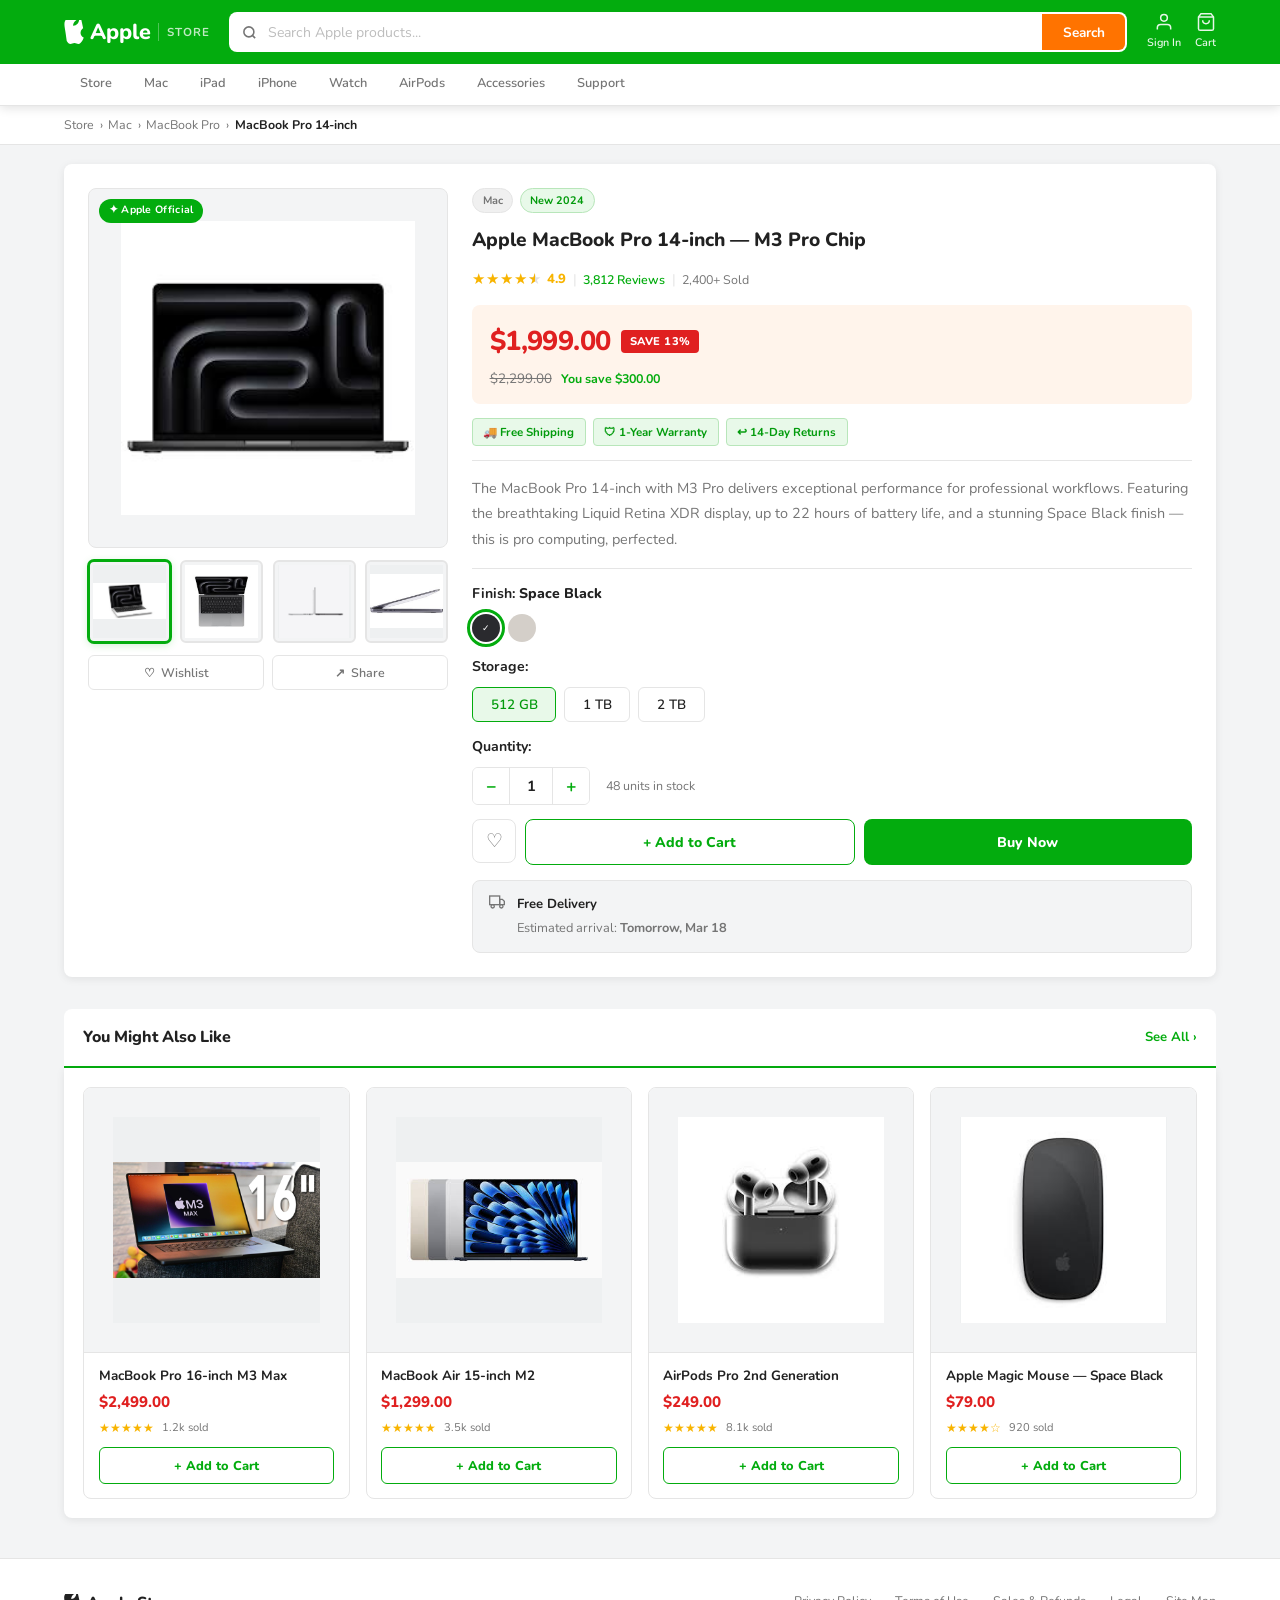
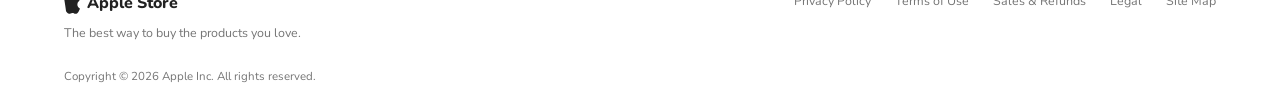
<file: appleweb.html>
<!DOCTYPE html>
<html lang="en">
<head>
  <meta charset="UTF-8" />
  <meta name="viewport" content="width=device-width, initial-scale=1.0" />
  <title>Apple Store — MacBook Pro</title>
  <link rel="stylesheet" href="style2.css" />
  <link href="https://fonts.googleapis.com/css2?family=Nunito:wght@400;500;600;700;800&display=swap" rel="stylesheet" />
</head>
<body>

  <nav class="navbar">

    <!-- Top bar: Logo + Search + Icons -->
    <div class="navbar-top">
      <div class="container">

        <div class="nav-logo">
          <svg class="apple-icon" width="20" height="24" viewBox="0 0 814 1000" fill="currentColor">
            <path d="M788.1 340.9c-5.8 4.5-108.2 62.2-108.2 190.5 0 148.4 130.3 200.9 134.2 202.2-.6 3.2-20.7 71.9-68.7 141.9-42.8 61.6-87.5 123.1-155.5 123.1s-85.5-39.5-164-39.5c-76 0-103.7 40.8-165.9 40.8s-105-57.8-155.5-127.4C46 405.8 8.4 287.5 8.4 174.7c0-111.6 39.5-170.3 92.2-220.9 49.3-46.8 130.3-73.9 208.1-73.9 77.1 0 133.9 30.2 179.3 30.2 43.2 0 111.6-32.7 199.2-32.7zm-234-181.5c37.1-44.5 64.5-106.6 64.5-168.7 0-8.3-.6-16.6-2-23.6-61.6 2.3-134.6 41.1-177.7 91.3-33.9 37.7-67.4 99.8-67.4 162.8 0 9 1.4 18 2 20.9 3.8.6 9.7 1.4 15.5 1.4 55.5.1 119.2-37.2 165.1-84.1z"/>
          </svg>
          <span class="logo-apple">Apple</span>
          <span class="logo-store">Store</span>
        </div>

        <div class="nav-search">
          <svg width="15" height="15" viewBox="0 0 24 24" fill="none" stroke="currentColor" stroke-width="2.5"><circle cx="11" cy="11" r="8"/><path d="m21 21-4.35-4.35"/></svg>
          <input type="text" placeholder="Search Apple products..." />
          <button class="search-btn">Search</button>
        </div>

        <div class="nav-icons">
          <a href="#" class="nav-icon-btn">
            <svg width="20" height="20" viewBox="0 0 24 24" fill="none" stroke="currentColor" stroke-width="1.8"><path d="M20 21v-2a4 4 0 0 0-4-4H8a4 4 0 0 0-4 4v2"/><circle cx="12" cy="7" r="4"/></svg>
            <span>Sign In</span>
          </a>
          <a href="#" class="nav-icon-btn">
            <svg width="20" height="20" viewBox="0 0 24 24" fill="none" stroke="currentColor" stroke-width="1.8"><path d="M6 2 3 6v14a2 2 0 0 0 2 2h14a2 2 0 0 0 2-2V6l-3-4z"/><line x1="3" y1="6" x2="21" y2="6"/><path d="M16 10a4 4 0 0 1-8 0"/></svg>
            <span>Cart</span>
          </a>
        </div>

      </div>
    </div>

    <!-- Bottom bar: Category links -->
    <div class="navbar-bottom">
      <div class="container">
        <ul class="nav-links">
          <li><a href="#">Store</a></li>
          <li><a href="#">Mac</a></li>
          <li><a href="#">iPad</a></li>
          <li><a href="#">iPhone</a></li>
          <li><a href="#">Watch</a></li>
          <li><a href="#">AirPods</a></li>
          <li><a href="#">Accessories</a></li>
          <li><a href="#">Support</a></li>
        </ul>
      </div>
    </div>

  </nav>

  <div class="breadcrumb">
    <div class="container">
      <a href="#">Store</a><span>›</span>
      <a href="#">Mac</a><span>›</span>
      <a href="#">MacBook Pro</a><span>›</span>
      <span>MacBook Pro 14-inch</span>
    </div>
  </div>

  <main class="product-wrapper">
    <div class="container">
      <div class="product-layout">

        <section class="gallery">

          <div class="gallery-main">
            <span class="official-badge">✦ Apple Official</span>
            <img id="main-img"
              src="main.jpg"
              alt="MacBook Pro 14-inch" />
          </div>

          <div class="gallery-thumbs">
            <button class="thumb active"
              onclick="swapImage(this,'front.jpg')">
              <img src="front.jpg" alt="Front view" />
            </button>
            <button class="thumb"
              onclick="swapImage(this,'keyboard.jpg')">
              <img src="keyboard.jpg" alt="Side view" />
            </button>
            <button class="thumb"
              onclick="swapImage(this,'port.jpg')">
              <img src="port.jpg" alt="Keyboard" />
            </button>
            <button class="thumb"
              onclick="swapImage(this,'side.jpg')">
              <img src="side.jpg" alt="Ports" />
            </button>
          </div>

          <!-- Wishlist & Share -->
          <div class="gallery-util">
            <button class="util-btn">♡ &nbsp;Wishlist</button>
            <button class="util-btn">↗ &nbsp;Share</button>
          </div>

        </section>

        <section class="product-info">

          <!-- Category tag -->
          <div class="product-tag">
            <span class="tag-chip">Mac</span>
            <span class="tag-chip green">New 2024</span>
          </div>

          <!-- Product title -->
          <h1 class="product-title">Apple MacBook Pro 14‑inch — M3 Pro Chip</h1>

          <!-- Rating stars -->
          <div class="product-rating">
            <div class="stars">
              <span class="star filled">★</span>
              <span class="star filled">★</span>
              <span class="star filled">★</span>
              <span class="star filled">★</span>
              <span class="star half">★</span>
            </div>
            <span class="rating-num">4.9</span>
            <span class="rating-sep">|</span>
            <a href="#" class="rating-link">3,812 Reviews</a>
            <span class="rating-sep">|</span>
            <span class="rating-sold">2,400+ Sold</span>
          </div>

          <!-- Price -->
          <div class="price-box">
            <div class="price-row">
              <span class="price-current">$1,999.00</span>
              <span class="price-badge">SAVE 13%</span>
            </div>
            <div class="price-original-row">
              <span class="price-original">$2,299.00</span>
              <span class="price-saved">You save $300.00</span>
            </div>
          </div>

          <!-- Promo tags -->
          <div class="promo-row">
            <span class="promo-chip">🚚 Free Shipping</span>
            <span class="promo-chip">🛡 1-Year Warranty</span>
            <span class="promo-chip">↩ 14-Day Returns</span>
          </div>

          <div class="divider"></div>

          <!-- Description -->
          <p class="product-desc">
            The MacBook Pro 14‑inch with M3 Pro delivers exceptional performance for professional workflows. Featuring the breathtaking Liquid Retina XDR display, up to 22 hours of battery life, and a stunning Space Black finish — this is pro computing, perfected.
          </p>

          <div class="divider"></div>

          <!-- Color / Finish — Size Selector -->
          <div class="selector-group">
            <p class="selector-label">Finish: <strong id="color-label">Space Black</strong></p>
            <div class="color-options">
              <button class="color-btn active" style="background:#2a2a2e;"
                title="Space Black" onclick="selectColor(this,'Space Black')">
                <span class="color-check">✓</span>
              </button>
              <button class="color-btn" style="background:#d4cfc9;"
                title="Silver" onclick="selectColor(this,'Silver')">
                <span class="color-check">✓</span>
              </button>
            </div>
          </div>

          <!-- Storage — Size Selector -->
          <div class="selector-group">
            <p class="selector-label">Storage:</p>
            <div class="size-options">
              <button class="size-btn active" onclick="selectSize(this)">512 GB</button>
              <button class="size-btn" onclick="selectSize(this)">1 TB</button>
              <button class="size-btn" onclick="selectSize(this)">2 TB</button>
            </div>
          </div>

          <!-- Quantity Selector -->
          <div class="selector-group">
            <p class="selector-label">Quantity:</p>
            <div class="qty-row">
              <div class="quantity-selector">
                <button class="qty-btn" onclick="changeQty(-1)">−</button>
                <span class="qty-value" id="qty">1</span>
                <button class="qty-btn" onclick="changeQty(1)">+</button>
              </div>
              <span class="stock-note">48 units in stock</span>
            </div>
          </div>

          <!-- Add to Cart button -->
          <div class="cart-actions">
            <button class="btn-wishlist" title="Add to Wishlist">♡</button>
            <button class="btn-cart" onclick="addToCart()">+ Add to Cart</button>
            <button class="btn-buy" onclick="buyNow()">Buy Now</button>
          </div>

          <!-- Delivery info -->
          <div class="delivery-info">
            <svg width="16" height="16" viewBox="0 0 24 24" fill="none" stroke="currentColor" stroke-width="2"><rect x="1" y="3" width="15" height="13"/><polygon points="16 8 20 8 23 11 23 16 16 16 16 8"/><circle cx="5.5" cy="18.5" r="2.5"/><circle cx="18.5" cy="18.5" r="2.5"/></svg>
            <div>
              <p class="delivery-title">Free Delivery</p>
              <p class="delivery-sub">Estimated arrival: <strong>Tomorrow, Mar 18</strong></p>
            </div>
          </div>

        </section>

      </div><!-- end .product-layout -->
    </div><!-- end .container -->
  </main>

  <section class="related-section">
    <div class="container">

      <div class="related-header">
        <h2 class="related-title-h">You Might Also Like</h2>
        <a href="#" class="see-all">See All ›</a>
      </div>


      <div class="related-grid">

        <div class="related-card">
          <div class="related-img-wrap">
            <img src="m3 16 inch.jpg" alt="MacBook Pro 16" />
          </div>
          <div class="related-body">
            <h3 class="related-name">MacBook Pro 16‑inch M3 Max</h3>
            <p class="related-price">$2,499.00</p>
            <div class="related-meta">
              <span class="rel-stars">★★★★★</span>
              <span class="rel-sold">1.2k sold</span>
            </div>
            <button class="btn-related">+ Add to Cart</button>
          </div>
        </div>

        <div class="related-card">
          <div class="related-img-wrap">
            <img src="m2 air.jpg" alt="MacBook Air 15" />
          </div>
          <div class="related-body">
            <h3 class="related-name">MacBook Air 15‑inch M2</h3>
            <p class="related-price">$1,299.00</p>
            <div class="related-meta">
              <span class="rel-stars">★★★★★</span>
              <span class="rel-sold">3.5k sold</span>
            </div>
            <button class="btn-related">+ Add to Cart</button>
          </div>
        </div>
        <div class="related-card">
          <div class="related-img-wrap">
            <img src="airpod.jpg" alt="AirPods Pro" />
          </div>
          <div class="related-body">
            <h3 class="related-name">AirPods Pro 2nd Generation</h3>
            <p class="related-price">$249.00</p>
            <div class="related-meta">
              <span class="rel-stars">★★★★★</span>
              <span class="rel-sold">8.1k sold</span>
            </div>
            <button class="btn-related">+ Add to Cart</button>
          </div>
        </div>

        <div class="related-card">
          <div class="related-img-wrap">
            <img src="mousejpg.jpg" alt="Magic Mouse" />
          </div>
          <div class="related-body">
            <h3 class="related-name">Apple Magic Mouse — Space Black</h3>
            <p class="related-price">$79.00</p>
            <div class="related-meta">
              <span class="rel-stars">★★★★☆</span>
              <span class="rel-sold">920 sold</span>
            </div>
            <button class="btn-related">+ Add to Cart</button>
          </div>
        </div>

      </div><!-- end .related-grid -->
    </div>
  </section>

  <footer class="footer">
    <div class="container">
      <div class="footer-inner">
        <div class="footer-brand">
          <div class="footer-logo">
            <svg width="16" height="20" viewBox="0 0 814 1000" fill="currentColor"><path d="M788.1 340.9c-5.8 4.5-108.2 62.2-108.2 190.5 0 148.4 130.3 200.9 134.2 202.2-.6 3.2-20.7 71.9-68.7 141.9-42.8 61.6-87.5 123.1-155.5 123.1s-85.5-39.5-164-39.5c-76 0-103.7 40.8-165.9 40.8s-105-57.8-155.5-127.4C46 405.8 8.4 287.5 8.4 174.7c0-111.6 39.5-170.3 92.2-220.9 49.3-46.8 130.3-73.9 208.1-73.9 77.1 0 133.9 30.2 179.3 30.2 43.2 0 111.6-32.7 199.2-32.7zm-234-181.5c37.1-44.5 64.5-106.6 64.5-168.7 0-8.3-.6-16.6-2-23.6-61.6 2.3-134.6 41.1-177.7 91.3-33.9 37.7-67.4 99.8-67.4 162.8 0 9 1.4 18 2 20.9 3.8.6 9.7 1.4 15.5 1.4 55.5.1 119.2-37.2 165.1-84.1z"/></svg>
            <span>Apple Store</span>
          </div>
          <p>The best way to buy the products you love.</p>
        </div>
        <div class="footer-links">
          <a href="#">Privacy Policy</a>
          <a href="#">Terms of Use</a>
          <a href="#">Sales & Refunds</a>
          <a href="#">Legal</a>
          <a href="#">Site Map</a>
        </div>
      </div>
      <p class="footer-copy">Copyright © 2026 Apple Inc. All rights reserved.</p>
    </div>
  </footer>

  <script>
    function swapImage(btn, src) {
      const img = document.getElementById('main-img');
      img.style.opacity = '0.3';
      setTimeout(() => { img.src = src; img.style.opacity = '1'; }, 180);
      document.querySelectorAll('.thumb').forEach(t => t.classList.remove('active'));
      btn.classList.add('active');
    }
    function selectSize(btn) {
      btn.closest('.size-options').querySelectorAll('.size-btn').forEach(b => b.classList.remove('active'));
      btn.classList.add('active');
    }
    function selectColor(btn, name) {
      document.querySelectorAll('.color-btn').forEach(b => b.classList.remove('active'));
      btn.classList.add('active');
      document.getElementById('color-label').textContent = name;
    }
    function changeQty(delta) {
      const el = document.getElementById('qty');
      let v = parseInt(el.textContent) + delta;
      if (v < 1) v = 1; if (v > 48) v = 48;
      el.textContent = v;
    }
    function addToCart() {
      const btn = document.querySelector('.btn-cart');
      btn.textContent = '✓ Added to Cart!';
      btn.classList.add('added');
      setTimeout(() => { btn.textContent = '+ Add to Cart'; btn.classList.remove('added'); }, 2200);
    }
    function buyNow() {
      const btn = document.querySelector('.btn-buy');
      btn.textContent = 'Processing...';
      setTimeout(() => btn.textContent = 'Buy Now', 1500);
    }
  </script>

</body>
</html>
</file>
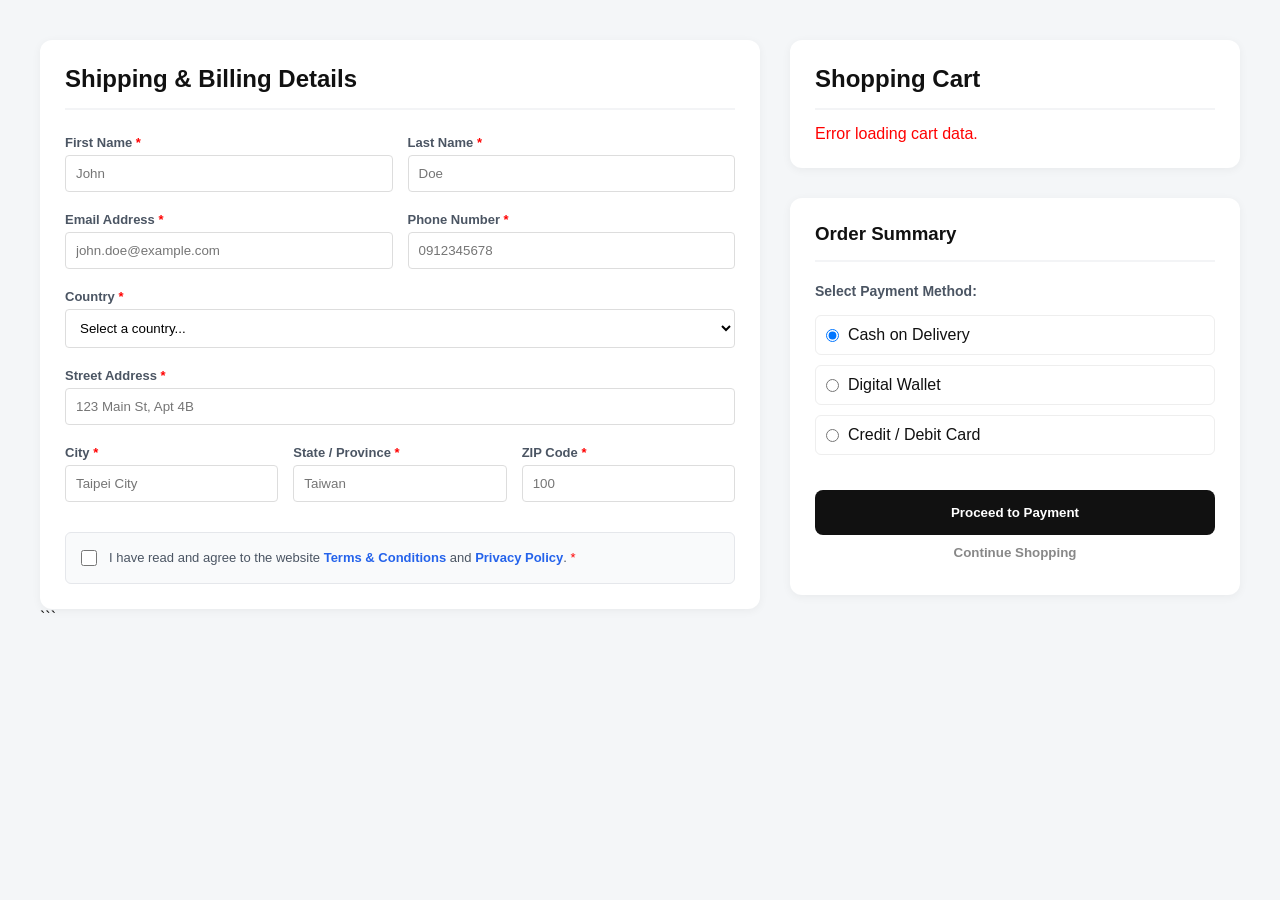
<file: secondmarket/checkout.html>
<!DOCTYPE html>
<html lang="en">
<head>
    <meta charset="UTF-8">
    <title>Checkout | SecondMarket</title>
    <link rel="stylesheet" href="style.css"> 
    <style>
        body { font-family: -apple-system, BlinkMacSystemFont, "Segoe UI", Roboto, sans-serif; background: #f4f6f8; padding: 40px; }
        
        /* Updated Grid to widen the page and put the right column beside the left */
        .checkout-container { max-width: 1200px; margin: 0 auto; display: grid; grid-template-columns: 1fr 450px; gap: 30px; align-items: stretch; }
        
        .card { background: white; padding: 25px; border-radius: 12px; box-shadow: 0 2px 10px rgba(0,0,0,0.05); }
        .item-row { display: flex; align-items: center; justify-content: space-between; padding: 15px 0; border-bottom: 1px solid #eee; }
        
        /* Made cart images slightly smaller to fit the right column cleanly */
        .cart-item-img { width: 70px; height: 70px; object-fit: cover; border-radius: 8px; margin-right: 15px; }
        .qty-btn { padding: 5px 10px; cursor: pointer; border: 1px solid #ddd; background: #fff; border-radius: 4px; }
        .btn-pay { width: 100%; padding: 15px; background: #111; color: white; border: none; border-radius: 8px; cursor: pointer; font-weight: bold; margin-top: 20px; transition: background 0.2s;}
        .btn-pay:hover { background: #333; }
        .btn-pay:disabled { background: #999; cursor: not-allowed; }
        
        /* Scrollable Cart Area */
        .cart-scroll-area { max-height: 400px; overflow-y: auto; padding-right: 10px; }
        
        /* Payment Styles */
        .payment-option-group { margin: 15px 0; display: flex; flex-direction: column; gap: 10px; }
        .payment-option-group label { display: flex; align-items: center; cursor: pointer; padding: 10px; border: 1px solid #eee; border-radius: 6px; }
        
        /* Rating Styles */
        .success-screen { display: none; text-align: center; padding: 50px; max-width: 800px; margin: 0 auto;}
        .star { font-size: 35px; cursor: pointer; color: #e5e7eb; transition: 0.2s; }
        .star:hover, .star.active { color: #f59e0b; }
        
        #creditCardInputArea { margin-top: 10px; padding: 10px; background: #fdfdfd; border: 1px dashed #ccc; border-radius: 6px; display: none; }
        .card-input { width: 100%; padding: 10px; border: 1px solid #ddd; border-radius: 4px; box-sizing: border-box; }
        /* Custom Themed Validation Tooltips */
        .input-error-border {
            border-color: #ef4444 !important;
            box-shadow: 0 0 0 3px rgba(239, 68, 68, 0.1) !important;
        }
        
        .custom-error-tooltip {
            color: #b91c1c;
            background: #fef2f2;
            border: 1px solid #fecaca;
            padding: 8px 12px;
            border-radius: 6px;
            font-size: 12px;
            font-weight: 600;
            margin-top: 8px;
            display: flex;
            align-items: center;
            gap: 6px;
            position: relative;
            animation: popIn 0.2s cubic-bezier(0.175, 0.885, 0.32, 1.275);
            z-index: 10;
        }
        
        /* The little arrow pointing up to the input field */
        .custom-error-tooltip::before {
            content: '';
            position: absolute;
            top: -5px;
            left: 15px;
            width: 8px;
            height: 8px;
            background: #fef2f2;
            border-left: 1px solid #fecaca;
            border-top: 1px solid #fecaca;
            transform: rotate(45deg);
        }

        @keyframes popIn {
            0% { opacity: 0; transform: translateY(-10px); }
            100% { opacity: 1; transform: translateY(0); }
        }
    </style>
</head>
<body>

<div id="mainCheckout" class="checkout-container">
    
    <div style="display: flex; flex-direction: column;">
        <div class="card" id="billingDetailsCard" style="flex: 1;"> <h2 style="margin-bottom: 25px; border-bottom: 2px solid #f3f4f6; padding-bottom: 15px;">Shipping & Billing Details</h2>
            <form id="checkoutForm" style="display: flex; flex-direction: column; gap: 20px;">
                
                <div style="display: grid; grid-template-columns: 1fr 1fr; gap: 15px;">
                    <div style="display: flex; flex-direction: column; gap: 5px;">
                        <label style="font-size: 13px; font-weight: 600; color: #4b5563;">First Name <span style="color:red">*</span></label>
                        <input type="text" id="chkFirstName" required placeholder="John" style="padding: 10px; border: 1px solid #ddd; border-radius: 4px;">
                    </div>
                    <div style="display: flex; flex-direction: column; gap: 5px;">
                        <label style="font-size: 13px; font-weight: 600; color: #4b5563;">Last Name <span style="color:red">*</span></label>
                        <input type="text" id="chkLastName" required placeholder="Doe" style="padding: 10px; border: 1px solid #ddd; border-radius: 4px;">
                    </div>
                </div>

                <div style="display: grid; grid-template-columns: 1fr 1fr; gap: 15px;">
                    <div style="display: flex; flex-direction: column; gap: 5px;">
                        <label style="font-size: 13px; font-weight: 600; color: #4b5563;">Email Address <span style="color:red">*</span></label>
                        <input type="email" id="chkEmail" required placeholder="john.doe@example.com" style="padding: 10px; border: 1px solid #ddd; border-radius: 4px;">
                    </div>
                    <div style="display: flex; flex-direction: column; gap: 5px;">
                        <label style="font-size: 13px; font-weight: 600; color: #4b5563;">Phone Number <span style="color:red">*</span></label>
                        <input type="tel" id="chkPhone" required placeholder="0912345678" oninput="this.value = this.value.replace(/[^0-9]/g, '')" style="padding: 10px; border: 1px solid #ddd; border-radius: 4px;">
                    </div>
                </div>

                <div style="display: flex; flex-direction: column; gap: 5px;">
                    <label style="font-size: 13px; font-weight: 600; color: #4b5563;">Country <span style="color:red">*</span></label>
                    <select id="chkCountry" required style="padding: 10px; border: 1px solid #ddd; border-radius: 4px; background: white;">
                        <option value="">Select a country...</option>
                        <option value="TW">Taiwan</option>
                        <option value="US">United States</option>
                        <option value="ID">Indonesia</option>
                        <option value="MY">Malaysia</option>
                        <option value="SG">Singapore</option>
                    </select>
                </div>

                <div style="display: flex; flex-direction: column; gap: 5px;">
                    <label style="font-size: 13px; font-weight: 600; color: #4b5563;">Street Address <span style="color:red">*</span></label>
                    <input type="text" id="chkAddress" required placeholder="123 Main St, Apt 4B" style="padding: 10px; border: 1px solid #ddd; border-radius: 4px;">
                </div>

                <div style="display: grid; grid-template-columns: 1fr 1fr 1fr; gap: 15px;">
                    <div style="display: flex; flex-direction: column; gap: 5px;">
                        <label style="font-size: 13px; font-weight: 600; color: #4b5563;">City <span style="color:red">*</span></label>
                        <input type="text" id="chkCity" required placeholder="Taipei City" oninput="this.value = this.value.replace(/[^a-zA-Z\s]/g, '')" style="padding: 10px; border: 1px solid #ddd; border-radius: 4px;">
                    </div>
                    <div style="display: flex; flex-direction: column; gap: 5px;">
                        <label style="font-size: 13px; font-weight: 600; color: #4b5563;">State / Province <span style="color:red">*</span></label>
                        <input type="text" id="chkState" required placeholder="Taiwan" oninput="this.value = this.value.replace(/[^a-zA-Z\s]/g, '')" style="padding: 10px; border: 1px solid #ddd; border-radius: 4px;">
                    </div>
                    <div style="display: flex; flex-direction: column; gap: 5px;">
                        <label style="font-size: 13px; font-weight: 600; color: #4b5563;">ZIP Code <span style="color:red">*</span></label>
                        <input type="text" id="chkZip" required placeholder="100" oninput="this.value = this.value.replace(/[^0-9]/g, '')" style="padding: 10px; border: 1px solid #ddd; border-radius: 4px;">
                    </div>
                </div>

                <div id="policyContainer" style="margin-top: 10px; display: flex; align-items: flex-start; gap: 12px; padding: 15px; background: #f9fafb; border: 1px solid #e5e7eb; border-radius: 6px; transition: border-color 0.2s;">
                    <input type="checkbox" id="chkPolicy" required onchange="clearFieldError('policyContainer')" style="margin-top: 2px; width: 16px; height: 16px; cursor: pointer;">
                    <label for="chkPolicy" style="font-size: 13px; color: #4b5563; cursor: pointer; line-height: 1.5;">
                        I have read and agree to the website <a href="#" style="color: #2563eb; text-decoration: none; font-weight: 600;">Terms & Conditions</a> and <a href="#" style="color: #2563eb; text-decoration: none; font-weight: 600;">Privacy Policy</a>. <span style="color:red">*</span>
                    </label>
                </div>
            </form>
        </div>
    </div> 

    <div style="display: flex; flex-direction: column; gap: 30px;">
        
        <div class="card">
            <h2 style="margin-bottom: 15px; border-bottom: 2px solid #f3f4f6; padding-bottom: 15px;">Shopping Cart</h2>
            <div id="cartItemsContainer" class="cart-scroll-area">Loading your items...</div>
        </div>

        <div class="card">
            <h3 style="margin-bottom: 15px; border-bottom: 2px solid #f3f4f6; padding-bottom: 15px;">Order Summary</h3>
            <div id="totalSection" style="margin-bottom: 20px; font-size: 20px; color: #111;"></div>

            <label style="font-size: 14px; font-weight: 600; color: #4b5563;">Select Payment Method:</label>
            <div class="payment-option-group">
                <label><input type="radio" name="paymentMethod" value="cash" checked onclick="toggleCreditCardField()"> &nbsp; Cash on Delivery</label>
                <label><input type="radio" name="paymentMethod" value="digital_wallet" onclick="toggleCreditCardField()"> &nbsp; Digital Wallet</label>
                <label><input type="radio" name="paymentMethod" value="credit_card" onclick="toggleCreditCardField()"> &nbsp; Credit / Debit Card</label>
            </div>

            <div id="creditCardInputArea">
                <input type="text" id="cardNumber" class="card-input" placeholder="Enter 16-digit Card Number">
            </div>

            <button id="payButton" class="btn-pay" onclick="processPayment()">Proceed to Payment</button>
            <button style="width:100%; padding:10px; background:none; border:none; color:#888; cursor:pointer; font-weight: 600;" onclick="window.location.href='index.html'">Continue Shopping</button>
        </div>
        
    </div>
</div>

<div id="successScreen" class="card success-screen">
    <h2 style="color: #22c55e; font-size: 32px; margin-bottom: 10px;">🎉 Payment Successful!</h2>
    <p style="font-size: 16px; color: #4b5563;">Thank you for your order. Your transaction has been securely processed.</p>
    
    <div id="ratingSection" style="margin-top: 30px; padding: 20px; border: 1px solid #e5e7eb; border-radius: 8px;">
        <p style="font-weight: bold; margin-bottom: 10px;">Rate your experience with the store: <span id="storeNameDisplay" style="color: #3b82f6;"></span></p>
        <div id="stars">
            <span class="star" onclick="submitRating(1)">★</span>
            <span class="star" onclick="submitRating(2)">★</span>
            <span class="star" onclick="submitRating(3)">★</span>
            <span class="star" onclick="submitRating(4)">★</span>
            <span class="star" onclick="submitRating(5)">★</span>
        </div>
    </div>
    
    <div id="productReviewSection" style="margin-top: 20px; text-align: left; background: #f9fafb; padding: 20px; border-radius: 8px;">
        </div>
    
    <button onclick="window.location.href='index.html'" class="btn-pay" style="width: auto; padding: 12px 30px; margin-top: 20px; font-size: 16px;">Back to Marketplace</button>
</div>

<script>
    let cartData = [];
    let currentVendorId = null;

    // --- CUSTOM VALIDATION SYSTEM ---
    function showFieldError(inputId, message) {
        clearFieldError(inputId); // Clear existing error first
        
        const inputEl = document.getElementById(inputId);
        inputEl.classList.add('input-error-border');
        
        const tooltip = document.createElement('div');
        tooltip.className = 'custom-error-tooltip';
        tooltip.id = `error-${inputId}`;
        tooltip.innerHTML = `⚠️ ${message}`;
        
        // Insert the tooltip right after the input element
        inputEl.parentNode.insertBefore(tooltip, inputEl.nextSibling);
        
        // Automatically remove the error the moment the user starts typing again
        inputEl.addEventListener('input', function removeOnType() {
            clearFieldError(inputId);
            inputEl.removeEventListener('input', removeOnType);
        });
        inputEl.addEventListener('change', function removeOnChange() {
            clearFieldError(inputId);
            inputEl.removeEventListener('change', removeOnChange);
        });
    }

    function clearFieldError(inputId) {
        const inputEl = document.getElementById(inputId);
        if(inputEl) inputEl.classList.remove('input-error-border');
        const tooltip = document.getElementById(`error-${inputId}`);
        if(tooltip) tooltip.remove();
    }

    function clearAllErrors() {
        document.querySelectorAll('.custom-error-tooltip').forEach(el => el.remove());
        document.querySelectorAll('.input-error-border').forEach(el => el.classList.remove('input-error-border'));
    }

    function toggleCreditCardField() {
        const selected = document.querySelector('input[name="paymentMethod"]:checked').value;
        document.getElementById('creditCardInputArea').style.display = (selected === 'credit_card') ? 'block' : 'none';
    }

    async function loadCart() {
        try {
            const res = await fetch('api.php?action=get_cart');
            cartData = await res.json();
            const container = document.getElementById('cartItemsContainer');
            const totalSection = document.getElementById('totalSection');
            
            container.innerHTML = '';
            let total = 0;

            if (cartData.length === 0) {
                container.innerHTML = '<p style="color: #999;">Your cart is empty.</p>';
                totalSection.innerHTML = '<strong>Total: NT$0</strong>';
                document.getElementById('payButton').disabled = true;
                return;
            }

            cartData.forEach(item => {
                total += (parseFloat(item.effective_price) * item.quantity);
                const imgPath = item.product_image && item.product_image !== 'default_product.png' ? `uploads/${item.product_image}` : 'https://placehold.co/100x100/f3f4f6/a3a3a3?text=No+Image';
                
                container.innerHTML += `
                    <div class="item-row">
                        <div style="display: flex; align-items: center; max-width: 65%;">
                            <img src="${imgPath}" class="cart-item-img" alt="${item.title}">
                            <div style="overflow: hidden;">
                                <strong style="font-size: 14px; display: block; white-space: nowrap; overflow: hidden; text-overflow: ellipsis;">${item.title}</strong>
                                <span style="color: #ff4d4f; font-weight: bold; font-size: 13px;">NT$${parseFloat(item.effective_price).toLocaleString()}</span> 
                                <span style="color: #666; font-size: 12px;">x ${item.quantity}</span>
                            </div>
                        </div>
                        <div style="display: flex; gap: 5px; align-items: center;">
                            <button class="qty-btn" onclick="updateQty(${item.cart_id}, -1)">-</button>
                            <button class="qty-btn" onclick="updateQty(${item.cart_id}, 1)">+</button>
                            <button class="qty-btn" style="color:red; border-color: #fee2e2; background: #fff1f0; padding: 5px 8px; font-size: 12px;" onclick="removeItem(${item.cart_id})">🗑️</button>
                        </div>
                    </div>
                `;
            });
            totalSection.innerHTML = `<strong>Total: NT$${total.toLocaleString()}</strong>`;
            document.getElementById('payButton').disabled = false;
        } catch (err) {
            console.error("Failed to load cart:", err);
            document.getElementById('cartItemsContainer').innerHTML = "<p style='color:red;'>Error loading cart data.</p>";
        }
    }

    async function processPayment() {
        const payBtn = document.getElementById('payButton');
        clearAllErrors(); // Reset all previous errors
        
        // 1. VALIDATE SHIPPING FORM DYNAMICALLY
        const requiredFields = [
            { id: 'chkFirstName', msg: 'Please enter your first name.' },
            { id: 'chkLastName', msg: 'Please enter your last name.' },
            { id: 'chkEmail', msg: 'Email address is required.' },
            { id: 'chkPhone', msg: 'Phone number is required.' },
            { id: 'chkCountry', msg: 'Please select a country.' },
            { id: 'chkAddress', msg: 'Street address is required.' },
            { id: 'chkCity', msg: 'City is required.' },
            { id: 'chkState', msg: 'State/Province is required.' },
            { id: 'chkZip', msg: 'ZIP code is required.' }
        ];

        let hasError = false;
        let firstErrorElement = null;

        // Check for empty fields
        requiredFields.forEach(field => {
            const el = document.getElementById(field.id);
            if (!el.value.trim()) {
                showFieldError(field.id, field.msg);
                hasError = true;
                if (!firstErrorElement) firstErrorElement = el;
            }
        });

        // Specific Email "@" validation
        const emailEl = document.getElementById('chkEmail');
        if (emailEl.value.trim() && !emailEl.value.includes('@')) {
            showFieldError('chkEmail', `Please include an '@' in the email address. '${emailEl.value}' is missing an '@'.`);
            hasError = true;
            if (!firstErrorElement) firstErrorElement = emailEl;
        }

        // Specific Policy Check
        const policyAgreed = document.getElementById('chkPolicy').checked;
        const policyContainer = document.getElementById('policyContainer');
        if (!policyAgreed) {
            showFieldError('policyContainer', "You must agree to the Terms & Conditions and Privacy Policy to place your order.");
            hasError = true;
            if (!firstErrorElement) firstErrorElement = policyContainer;
        }

        // If any errors occurred, stop the payment and scroll to the first mistake
        if (hasError) {
            if (firstErrorElement) {
                firstErrorElement.scrollIntoView({ behavior: 'smooth', block: 'center' });
                firstErrorElement.focus();
            }
            return;
        }

        // --- ALL VALIDATION PASSED. GATHER CLEAN DATA ---
        const firstName = document.getElementById('chkFirstName').value.trim();
        const lastName = document.getElementById('chkLastName').value.trim();
        const city = document.getElementById('chkCity').value.trim();
        const state = document.getElementById('chkState').value.trim();
        const zip = document.getElementById('chkZip').value.trim();
        const country = document.getElementById('chkCountry').value;
        const address = document.getElementById('chkAddress').value.trim();

        try {
            const radio = document.querySelector('input[name="paymentMethod"]:checked');
            if (!radio) { alert('Please select a payment method'); return; }

            const method = radio.value;
            const cardNumber = document.getElementById('cardNumber');

            if (method === 'credit_card' && (!cardNumber || cardNumber.value.trim() === '')) {
                showFieldError('cardNumber', 'Please enter your 16-digit card number.');
                cardNumber.scrollIntoView({ behavior: 'smooth', block: 'center' });
                return;
            }

            // Lock the button to prevent double-charging
            payBtn.innerText = "Processing Transaction...";
            payBtn.disabled = true;

            let fd = new FormData();
            fd.append('payment_method', method);
            fd.append('shipping_name', firstName + ' ' + lastName);
            fd.append('shipping_address', `${address}, ${city}, ${state}, ${zip}, ${country}`);
            
            const response = await fetch('api.php?action=process_payment', { method: 'POST', body: fd });
            
            // ... (keep the rest of your processPayment function exactly the same below here)
            const textResult = await response.text(); 
            let result;
            try {
                result = JSON.parse(textResult);
            } catch(e) {
                alert("Server returned an invalid response. Please check your PHP logs.");
                console.error("Raw Server Response:", textResult);
                payBtn.innerText = "Proceed to Payment";
                payBtn.disabled = false;
                return;
            }

            if (result.success) {
                document.getElementById('mainCheckout').style.display = 'none';
                document.getElementById('successScreen').style.display = 'block';
                window.scrollTo({ top: 0, behavior: 'smooth' });
                
                if (cartData && cartData.length > 0) {
                    currentVendorId = cartData[0].vendor_id;
                    const storeName = document.getElementById('storeNameDisplay');
                    if (storeName) storeName.innerText = cartData[0].shop_name || 'Vendor Store';
                }

                const reviewSection = document.getElementById('productReviewSection');
                reviewSection.innerHTML = '<h3 style="margin-bottom:15px; border-bottom: 1px solid #e5e7eb; padding-bottom: 10px;">Rate your purchased items:</h3>';
                
                cartData.forEach(item => {
                    reviewSection.innerHTML += `
                        <div id="review-box-${item.product_id}" style="border: 1px solid #e5e7eb; padding: 20px; border-radius: 8px; margin-bottom: 15px; background: white; box-shadow: 0 1px 3px rgba(0,0,0,0.05);">
                            <div style="font-weight: 700; font-size: 16px; margin-bottom: 5px; color: #111827;">${item.title}</div>
                            <div style="font-size: 12px; color: #6b7280; margin-bottom: 12px;">Purchased from: ${item.shop_name}</div>
                            
                            <div id="stars-${item.product_id}" style="margin-bottom: 12px;">
                                <span class="star" onclick="setProductRating(${item.product_id}, 1)">★</span>
                                <span class="star" onclick="setProductRating(${item.product_id}, 2)">★</span>
                                <span class="star" onclick="setProductRating(${item.product_id}, 3)">★</span>
                                <span class="star" onclick="setProductRating(${item.product_id}, 4)">★</span>
                                <span class="star" onclick="setProductRating(${item.product_id}, 5)">★</span>
                            </div>
                            
                            <input type="hidden" id="rating-val-${item.product_id}" value="0">
                            
                            <textarea id="comment-${item.product_id}" placeholder="Write a public comment to help others... (optional)" style="width: 100%; padding: 12px; border-radius: 6px; border: 1px solid #d1d5db; font-family: inherit; resize: vertical; height: 70px; box-sizing: border-box;"></textarea>
                            
                            <button onclick="submitProductReview(${item.product_id})" style="margin-top: 12px; padding: 10px 20px; background: #2563eb; color: #fff; border: none; border-radius: 6px; cursor: pointer; font-weight: bold; transition: 0.2s;">Publish Product Review</button>
                        </div>
                    `;
                });
            } else {
                alert("Checkout Failed: " + result.message);
                payBtn.innerText = "Proceed to Payment";
                payBtn.disabled = false;
            }
        } catch (error) {
            console.error("Payment exception:", error);
            alert("A network error occurred. Please try again.");
            payBtn.innerText = "Proceed to Payment";
            payBtn.disabled = false;
        }
    }

    async function submitRating(rating) {
        const stars = document.querySelectorAll('#stars .star');
        stars.forEach((s, idx) => s.classList.toggle('active', idx < rating));

        let fd = new FormData();
        fd.append('vendor_id', currentVendorId);
        fd.append('rating', rating);
        
        const res = await fetch('api.php?action=submit_rating', { method: 'POST', body: fd });
        const data = await res.json();
        if(data.success) {
            alert('Thank you for rating this store!');
        } else {
            alert(data.message);
        }
    }

    async function updateQty(cartId, change) {
        let fd = new FormData();
        fd.append('cart_id', cartId);
        fd.append('change', change); 
        const res = await fetch('api.php?action=update_cart_quantity', { method: 'POST', body: fd });
        const data = await res.json();
        
        if (!data.success) {
            alert(data.message); // Alerts the user if they try to exceed stock
        }
        loadCart();
    }

    async function removeItem(cartId) {
        let fd = new FormData();
        fd.append('cart_id', cartId);
        await fetch('api.php?action=remove_from_cart', { method: 'POST', body: fd });
        loadCart();
    }

    function setProductRating(productId, rating) {
        document.getElementById(`rating-val-${productId}`).value = rating;
        const stars = document.querySelectorAll(`#stars-${productId} .star`);
        stars.forEach((s, idx) => s.classList.toggle('active', idx < rating));
    }

    async function submitProductReview(productId) {
        const rating = document.getElementById(`rating-val-${productId}`).value;
        const comment = document.getElementById(`comment-${productId}`).value;
        
        if (rating == 0) { alert('Please select a star rating first.'); return; }
        
        let fd = new FormData();
        fd.append('product_id', productId);
        fd.append('rating', rating);
        fd.append('comment', comment);
        
        const res = await fetch('api.php?action=submit_product_comment', { method: 'POST', body: fd });
        const data = await res.json();
        
        if (data.success) {
            document.getElementById(`review-box-${productId}`).innerHTML = '<div style="background: #ecfdf5; border: 1px solid #10b981; padding: 20px; border-radius: 8px; text-align: center;"><p style="color: #059669; font-weight: bold; margin: 0; font-size: 16px;">✅ Review published successfully. Thank you!</p></div>';
        } else {
            alert(data.message);
        }
    }

    // Initialize cart on page load
    loadCart();
</script>
</body>
</html>

```
</file>
<file: style2.css>
:root {
  /* Tokopedia core colors */
  --green:          #03ac0e;
  --green-dark:     #029b0c;
  --green-hover:    #028a0b;
  --green-light:    #e8f9e9;
  --green-mid:      #b8e6ba;
  --orange:         #ff7300;
  --orange-hover:   #e56600;
  --orange-light:   #fff4eb;
  --red:            #e02020;

  /* Page colors */
  --bg:             #f3f4f5;
  --white:          #ffffff;
  --text:           #212121;
  --muted:          #757575;
  --light:          #e0e0e0;
  --rule:           #e5e5e5;
  --gold:           #f8b400;

  --font:           'Nunito', -apple-system, BlinkMacSystemFont, sans-serif;
  --nav-top-h:      64px;
  --nav-bot-h:      42px;
  --nav-h:          106px;
  --max-w:          1200px;
  --radius:         8px;
  --shadow:         0 2px 8px rgba(0,0,0,0.08);
  --trans:          0.18s ease;
}

img {
  display: block;
  max-width: 100%;
  transition: opacity 0.2s ease;
  background: #eef0f1;
}
/* Shows grey area + "Add Image" text when src is missing/broken */
img::before {
  content: attr(alt);
  display: flex;
  align-items: center;
  justify-content: center;
  width: 100%; height: 100%;
  background: #eef0f1;
  color: #aaa;
  font-size: 0.75rem;
  font-weight: 600;
  letter-spacing: 0.06em;
  text-transform: uppercase;
}

*, *::before, *::after { box-sizing: border-box; margin: 0; padding: 0; }
html { scroll-behavior: smooth; }
body {
  background: var(--bg);
  color: var(--text);
  font-family: var(--font);
  font-size: 14px;
  line-height: 1.6;
  -webkit-font-smoothing: antialiased;
}
a { text-decoration: none; color: inherit; }
img { display: block; max-width: 100%; transition: opacity 0.2s ease; }
button { font-family: var(--font); cursor: pointer; border: none; background: none; }

/* Shared container */
.container {
  max-width: var(--max-w);
  margin: 0 auto;
  padding: 0 1.5rem;
}

.navbar {
  position: fixed;
  top: 0; left: 0;
  width: 100%;
  z-index: 1000;
  box-shadow: 0 2px 10px rgba(0,0,0,0.12);
}

/* --- Top green bar --- */
.navbar-top {
  background: var(--green);
  height: var(--nav-top-h);
}
.navbar-top .container {
  height: 100%;
  display: flex;
  align-items: center;
  gap: 1.2rem;
}

/* Logo */
.nav-logo {
  display: flex;
  align-items: center;
  gap: 0.4rem;
  flex-shrink: 0;
}
.apple-icon { color: var(--white); }
.logo-apple {
  font-size: 1.35rem;
  font-weight: 800;
  color: var(--white);
  letter-spacing: -0.01em;
}
.logo-store {
  font-size: 0.72rem;
  font-weight: 700;
  color: var(--white);
  opacity: 0.75;
  letter-spacing: 0.08em;
  text-transform: uppercase;
  border-left: 1px solid rgba(255,255,255,0.4);
  padding-left: 0.5rem;
  margin-left: 0.1rem;
}

/* Search bar */
.nav-search {
  flex: 1;
  height: 40px;
  display: flex;
  align-items: center;
  background: var(--white);
  border-radius: var(--radius);
  overflow: hidden;
  border: 2px solid transparent;
  transition: border-color var(--trans);
}
.nav-search:focus-within { border-color: var(--orange); }
.nav-search svg {
  margin: 0 0.7rem;
  color: var(--muted);
  flex-shrink: 0;
}
.nav-search input {
  flex: 1;
  border: none;
  outline: none;
  font-family: var(--font);
  font-size: 0.88rem;
  color: var(--text);
  background: transparent;
}
.nav-search input::placeholder { color: #bdbdbd; }
.search-btn {
  height: 100%;
  padding: 0 1.3rem;
  background: var(--orange);
  color: var(--white);
  font-family: var(--font);
  font-size: 0.85rem;
  font-weight: 700;
  border: none;
  cursor: pointer;
  flex-shrink: 0;
  transition: background var(--trans);
}
.search-btn:hover { background: var(--orange-hover); }

/* Nav icons */
.nav-icons {
  display: flex;
  align-items: center;
  gap: 0.9rem;
  flex-shrink: 0;
}
.nav-icon-btn {
  display: flex;
  flex-direction: column;
  align-items: center;
  gap: 2px;
  color: var(--white);
  font-size: 0.68rem;
  font-weight: 600;
  opacity: 0.9;
  transition: opacity var(--trans);
}
.nav-icon-btn:hover { opacity: 1; }

/* --- Bottom white category bar --- */
.navbar-bottom {
  background: var(--white);
  height: var(--nav-bot-h);
  border-bottom: 1px solid var(--rule);
}
.navbar-bottom .container {
  height: 100%;
  display: flex;
  align-items: center;
}
.nav-links {
  list-style: none;
  display: flex;
  height: 100%;
}
.nav-links li { height: 100%; }
.nav-links a {
  display: flex;
  align-items: center;
  height: 100%;
  padding: 0 1rem;
  font-size: 0.8rem;
  font-weight: 600;
  color: var(--muted);
  white-space: nowrap;
  border-bottom: 2px solid transparent;
  transition: color var(--trans), border-color var(--trans);
}
.nav-links a:hover {
  color: var(--green);
  border-bottom-color: var(--green);
}

.breadcrumb {
  margin-top: var(--nav-h);
  background: var(--white);
  border-bottom: 1px solid var(--rule);
  padding: 0.55rem 0;
}
.breadcrumb .container {
  display: flex;
  align-items: center;
  gap: 0.35rem;
  font-size: 0.78rem;
  color: var(--muted);
  flex-wrap: wrap;
}
.breadcrumb a { color: var(--muted); transition: color var(--trans); }
.breadcrumb a:hover { color: var(--green); }
.breadcrumb span:last-child { color: var(--text); font-weight: 700; }

.product-wrapper {
  padding: 1.2rem 0 2rem;
}
.product-wrapper .container { padding-top: 0; }

/* FLEXBOX: Gallery | Product Info */
.product-layout {
  display: flex;
  gap: 1.5rem;
  align-items: flex-start;
  background: var(--white);
  border-radius: var(--radius);
  box-shadow: var(--shadow);
  padding: 1.5rem;
}

.gallery {
  flex: 0 0 360px;
  position: sticky;
  top: calc(var(--nav-h) + 1rem);
  display: flex;
  flex-direction: column;
  gap: 0.75rem;
}

/* Large main image */
.gallery-main {
  width: 100%;
  aspect-ratio: 1 / 1;
  background: var(--bg);
  border: 1px solid var(--rule);
  border-radius: var(--radius);
  overflow: hidden;
  display: flex;
  align-items: center;
  justify-content: center;
  position: relative;
}
.gallery-main img {
  width: 82%; height: 82%;
  object-fit: contain;
  transition: transform 0.3s ease, opacity 0.2s ease;
}
.gallery-main:hover img { transform: scale(1.04); }

.official-badge {
  position: absolute;
  top: 10px; left: 10px;
  background: var(--green);
  color: var(--white);
  font-size: 0.66rem;
  font-weight: 700;
  padding: 0.22rem 0.6rem;
  border-radius: 20px;
  letter-spacing: 0.03em;
}

/* Thumbnails underneath */
.gallery-thumbs {
  display: flex;
  gap: 0.6rem;
}

/* CSS hover effect — highlights thumbnail */
.thumb {
  flex: 1;
  aspect-ratio: 1 / 1;
  background: var(--bg);
  border: 2px solid var(--rule);
  border-radius: 6px;
  padding: 3px;
  overflow: hidden;
  cursor: pointer;
  transition: border-color var(--trans), transform var(--trans), box-shadow var(--trans);
}
.thumb img { width: 100%; height: 100%; object-fit: contain; }

/* CSS hover highlights thumbnail */
.thumb:hover {
  border-color: var(--green);
  transform: translateY(-2px);
  box-shadow: 0 4px 10px rgba(3,172,14,0.15);
}

/* Active / selected state */
.thumb.active {
  border-color: var(--green);
  box-shadow: 0 0 0 1px var(--green), 0 2px 8px rgba(3,172,14,0.2);
}

/* Gallery util buttons */
.gallery-util {
  display: flex;
  gap: 0.5rem;
}
.util-btn {
  flex: 1;
  padding: 0.5rem;
  border: 1px solid var(--rule);
  border-radius: 6px;
  font-size: 0.78rem;
  font-weight: 600;
  color: var(--muted);
  background: var(--white);
  transition: color var(--trans), border-color var(--trans);
  text-align: center;
}
.util-btn:hover { color: var(--green); border-color: var(--green); }

.product-info {
  flex: 1;
  display: flex;
  flex-direction: column;
  gap: 0.9rem;
  min-width: 0;
}

/* Tags */
.product-tag { display: flex; gap: 0.4rem; flex-wrap: wrap; }
.tag-chip {
  font-size: 0.68rem;
  font-weight: 700;
  padding: 0.18rem 0.6rem;
  border-radius: 20px;
  background: #f0f0f0;
  color: var(--muted);
  border: 1px solid var(--rule);
}
.tag-chip.green {
  background: var(--green-light);
  color: var(--green-dark);
  border-color: var(--green-mid);
}

/* Product title */
.product-title {
  font-size: 1.2rem;
  font-weight: 800;
  color: var(--text);
  line-height: 1.4;
}

/* Rating stars */
.product-rating {
  display: flex;
  align-items: center;
  gap: 0.4rem;
  flex-wrap: wrap;
}
.stars { display: flex; gap: 1px; }
.star { font-size: 0.92rem; color: var(--light); line-height: 1; }
.star.filled { color: var(--gold); }
.star.half { position: relative; color: var(--light); }
.star.half::before {
  content: '★'; position: absolute; left: 0;
  color: var(--gold); width: 50%; overflow: hidden;
}
.rating-num  { font-size: 0.82rem; font-weight: 800; color: var(--gold); }
.rating-sep  { color: var(--rule); }
.rating-link { font-size: 0.78rem; color: var(--green); font-weight: 600; }
.rating-link:hover { text-decoration: underline; }
.rating-sold { font-size: 0.78rem; color: var(--muted); }

/* Price box */
.price-box {
  background: var(--orange-light);
  border-radius: var(--radius);
  padding: 0.9rem 1.1rem;
}
.price-row {
  display: flex;
  align-items: center;
  gap: 0.65rem;
  margin-bottom: 0.3rem;
}
.price-current {
  font-size: 1.7rem;
  font-weight: 800;
  color: var(--red);
  letter-spacing: -0.02em;
}
.price-badge {
  background: var(--red);
  color: var(--white);
  font-size: 0.7rem;
  font-weight: 800;
  padding: 0.18rem 0.55rem;
  border-radius: 4px;
  letter-spacing: 0.04em;
}
.price-original-row { display: flex; align-items: center; gap: 0.6rem; }
.price-original {
  font-size: 0.84rem;
  color: var(--muted);
  text-decoration: line-through;
}
.price-saved {
  font-size: 0.78rem;
  font-weight: 700;
  color: var(--green);
}

/* Promo chips */
.promo-row { display: flex; gap: 0.45rem; flex-wrap: wrap; }
.promo-chip {
  font-size: 0.72rem;
  font-weight: 700;
  color: var(--green-dark);
  background: var(--green-light);
  border: 1px solid var(--green-mid);
  padding: 0.22rem 0.65rem;
  border-radius: 4px;
}

.divider { height: 1px; background: var(--rule); }

/* Description */
.product-desc {
  font-size: 0.9rem;
  color: var(--muted);
  line-height: 1.8;
}

/* Selector groups */
.selector-group { display: flex; flex-direction: column; gap: 0.5rem; }
.selector-label {
  font-size: 0.88rem;
  font-weight: 700;
  color: var(--text);
}
.selector-label strong { color: var(--text); font-weight: 800; }

/* Color buttons */
.color-options { display: flex; gap: 0.5rem; }
.color-btn {
  width: 28px; height: 28px;
  border-radius: 50%;
  border: 2px solid transparent;
  outline: 3px solid transparent;
  outline-offset: 2px;
  cursor: pointer;
  display: flex; align-items: center; justify-content: center;
  transition: outline-color var(--trans), transform var(--trans);
}
.color-btn:hover { transform: scale(1.12); }
.color-btn.active { outline-color: var(--green); }
.color-check { font-size: 0.58rem; color: white; opacity: 0; }
.color-btn.active .color-check { opacity: 1; }

/* Size buttons */
.size-options { display: flex; gap: 0.5rem; flex-wrap: wrap; }
.size-btn {
  padding: 0.45rem 1.1rem;
  border: 1.5px solid var(--rule);
  border-radius: 6px;
  font-size: 0.84rem;
  font-weight: 600;
  color: var(--text);
  background: var(--white);
  transition: all var(--trans);
  cursor: pointer;
}
.size-btn:hover { border-color: var(--green); color: var(--green); }
.size-btn.active {
  border-color: var(--green);
  background: var(--green-light);
  color: var(--green-dark);
}

/* Quantity selector */
.qty-row { display: flex; align-items: center; gap: 1rem; }
.quantity-selector {
  display: flex;
  align-items: center;
  border: 1.5px solid var(--rule);
  border-radius: 6px;
  overflow: hidden;
  width: fit-content;
}
.qty-btn {
  width: 36px; height: 36px;
  font-size: 1.1rem;
  font-weight: 700;
  color: var(--green);
  background: var(--white);
  border: none;
  cursor: pointer;
  display: flex; align-items: center; justify-content: center;
  transition: background var(--trans);
}
.qty-btn:hover { background: var(--green-light); }
.qty-value {
  width: 44px;
  text-align: center;
  font-size: 0.92rem;
  font-weight: 700;
  line-height: 36px;
  border-left: 1.5px solid var(--rule);
  border-right: 1.5px solid var(--rule);
  color: var(--text);
}
.stock-note { font-size: 0.78rem; color: var(--muted); }

/* Cart action buttons */
.cart-actions { display: flex; gap: 0.55rem; flex-wrap: wrap; }

.btn-wishlist {
  width: 44px; height: 44px;
  border: 1.5px solid var(--rule);
  border-radius: 8px;
  font-size: 1.2rem;
  color: var(--muted);
  background: var(--white);
  display: flex; align-items: center; justify-content: center;
  transition: all var(--trans);
}
.btn-wishlist:hover { border-color: var(--red); color: var(--red); }

/* Add to Cart button */
.btn-cart {
  flex: 1;
  padding: 0.78rem 1rem;
  background: var(--white);
  color: var(--green);
  font-size: 0.88rem;
  font-weight: 800;
  border: 1.5px solid var(--green);
  border-radius: 8px;
  cursor: pointer;
  min-width: 130px;
  transition: all var(--trans);
}
.btn-cart:hover { background: var(--green-light); }
.btn-cart.added {
  background: var(--green-light);
  color: var(--green-dark);
}

/* Buy Now button */
.btn-buy {
  flex: 1;
  padding: 0.78rem 1rem;
  background: var(--green);
  color: var(--white);
  font-size: 0.88rem;
  font-weight: 800;
  border: none;
  border-radius: 8px;
  cursor: pointer;
  min-width: 130px;
  transition: background var(--trans), transform var(--trans), box-shadow var(--trans);
}
.btn-buy:hover {
  background: var(--green-hover);
  transform: translateY(-1px);
  box-shadow: 0 4px 14px rgba(3,172,14,0.3);
}

/* Delivery info */
.delivery-info {
  display: flex;
  gap: 0.75rem;
  align-items: flex-start;
  background: var(--bg);
  border: 1px solid var(--rule);
  border-radius: var(--radius);
  padding: 0.85rem 1rem;
  color: var(--muted);
}
.delivery-title { font-size: 0.82rem; font-weight: 700; color: var(--text); margin-bottom: 0.15rem; }
.delivery-sub { font-size: 0.8rem; color: var(--muted); }

.related-section {
  padding: 0 0 2.5rem;
}

.related-header {
  display: flex;
  align-items: center;
  justify-content: space-between;
  padding: 1rem 1.2rem;
  background: var(--white);
  border-radius: var(--radius) var(--radius) 0 0;
  border-bottom: 2.5px solid var(--green);
  margin-bottom: 0;
}
.related-title-h {
  font-size: 1rem;
  font-weight: 800;
  color: var(--text);
}
.see-all {
  font-size: 0.82rem;
  font-weight: 700;
  color: var(--green);
  transition: opacity var(--trans);
}
.see-all:hover { opacity: 0.7; }

/* FLEXBOX — 4 cards in a row */
.related-grid {
  display: flex;
  gap: 1rem;
  flex-wrap: wrap;
  background: var(--white);
  padding: 1.2rem;
  border-radius: 0 0 var(--radius) var(--radius);
  box-shadow: var(--shadow);
}

.related-card {
  flex: 1;
  min-width: 200px;
  max-width: 270px;
  background: var(--white);
  border: 1px solid var(--rule);
  border-radius: var(--radius);
  overflow: hidden;
  display: flex;
  flex-direction: column;
  transition: transform var(--trans), box-shadow var(--trans);
}
.related-card:hover {
  transform: translateY(-4px);
  box-shadow: 0 6px 22px rgba(0,0,0,0.1);
}

/* Card image */
.related-img-wrap {
  width: 100%;
  aspect-ratio: 1 / 1;
  background: var(--bg);
  display: flex;
  align-items: center;
  justify-content: center;
  overflow: hidden;
  border-bottom: 1px solid var(--rule);
}
.related-img-wrap img {
  width: 78%; height: 78%;
  object-fit: contain;
  transition: transform 0.3s ease;
}
.related-card:hover .related-img-wrap img { transform: scale(1.06); }

/* Card body */
.related-body {
  padding: 0.9rem;
  display: flex;
  flex-direction: column;
  flex: 1;
  gap: 0.3rem;
}

/* Card title */
.related-name {
  font-size: 0.84rem;
  font-weight: 700;
  color: var(--text);
  line-height: 1.35;
  display: -webkit-box;
  -webkit-line-clamp: 2;
  -webkit-box-orient: vertical;
  overflow: hidden;
}

/* Card price */
.related-price {
  font-size: 0.95rem;
  font-weight: 800;
  color: var(--red);
}

.related-meta {
  display: flex;
  align-items: center;
  gap: 0.5rem;
  margin-bottom: 0.3rem;
}
.rel-stars { font-size: 0.72rem; color: var(--gold); }
.rel-sold  { font-size: 0.7rem; color: var(--muted); }

/* Card Add to Cart button */
.btn-related {
  margin-top: auto;
  padding: 0.52rem;
  background: var(--white);
  color: var(--green);
  font-size: 0.8rem;
  font-weight: 800;
  border: 1.5px solid var(--green);
  border-radius: 6px;
  cursor: pointer;
  text-align: center;
  transition: all var(--trans);
}
.btn-related:hover {
  background: var(--green);
  color: var(--white);
}

.footer {
  background: var(--white);
  border-top: 1px solid var(--rule);
  padding: 2rem 0 1.5rem;
}
.footer-inner {
  display: flex;
  align-items: flex-start;
  justify-content: space-between;
  gap: 2rem;
  flex-wrap: wrap;
  width: 100%;
  margin-bottom: 1.5rem;
}
.footer-brand { display: flex; flex-direction: column; gap: 0.35rem; }
.footer-logo {
  display: flex;
  align-items: center;
  gap: 0.45rem;
  font-size: 1rem;
  font-weight: 800;
  color: var(--text);
}
.footer-brand p { font-size: 0.78rem; color: var(--muted); }
.footer-links { display: flex; gap: 1.5rem; flex-wrap: wrap; align-items: center; }
.footer-links a {
  font-size: 0.78rem;
  color: var(--muted);
  transition: color var(--trans);
}
.footer-links a:hover { color: var(--green); }
.footer-copy { font-size: 0.72rem; color: var(--muted); }

@media (max-width: 900px) {
  .product-layout { flex-direction: column; }
  .gallery { position: static; flex: none; width: 100%; }
  .nav-links { display: none; }
  .nav-icon-btn span { display: none; }
}

@media (max-width: 580px) {
  .related-card { min-width: 160px; }
  .cart-actions { flex-wrap: wrap; }
  .footer-inner { flex-direction: column; }
}
</file>
<file: secondmarket/style.css>
/* ==========================================================================
   GLOBAL VARIABLES & RESETS
   ========================================================================== */
:root {
    --primary-color: #111111;
    --background: #f4f6f8;
    --card-bg: #ffffff;
    --border-color: #e5e7eb;
    --accent-red: #ff4d4f;
    --text-muted: #8c8c8c;
}

* {
    box-sizing: border-box;
    margin: 0;
    padding: 0;
    font-family: -apple-system, BlinkMacSystemFont, "Segoe UI", Roboto, Arial, sans-serif;
}

body {
    background-color: var(--background);
    color: var(--primary-color);
}

/* ==========================================================================
   NAVIGATION BAR
   ========================================================================== */
.navbar {
    display: flex;
    justify-content: space-between;
    align-items: center;
    padding: 20px 5%;
    background: var(--card-bg);
    border-bottom: 1px solid var(--border-color);
    position: sticky;
    top: 0;
    z-index: 100;
    flex-wrap: wrap;
}

.logo {
    font-weight: 800;
    font-size: 24px;
    letter-spacing: -0.5px;
}

.search-wrapper {
    display: flex;
    flex: 1;
    max-width: 1000px; 
    margin: 0 30px;
    border: 1px solid var(--border-color);
    border-radius: 6px;
    background: #fff;
}

.search-filter {
    padding: 12px 15px;
    border: none;
    background: transparent;
    outline: none;
    font-size: 14px;
    color: #434343;
    cursor: pointer;
}

.sort-filter {
    border-left: 1px solid var(--border-color);
}

.search-input {
    flex: 1;
    padding: 12px 15px;
    border: none;
    outline: none;
    font-size: 14px;
}

.search-btn {
    padding: 0 25px;
    background: var(--primary-color);
    color: white;
    border: none;
    font-weight: 600;
    cursor: pointer;
    transition: opacity 0.2s;
}

.search-btn:hover {
    opacity: 0.9;
}

.nav-links a {
    text-decoration: none;
    color: var(--primary-color);
    font-weight: 600;
    border: 1px solid var(--primary-color);
    padding: 8px 18px;
    border-radius: 4px;
    transition: all 0.2s;
}

.nav-links a:hover {
    background: var(--primary-color);
    color: #fff;
}

/* ==========================================================================
   MAIN LAYOUT & TYPOGRAPHY
   ========================================================================== */
.container {
    max-width: 1200px; 
    margin: 0 auto;    
    padding: 0 20px;   
    width: 100%;
}

.section-title {
    font-size: 22px;
    font-weight: 700;
    margin-bottom: 25px;
    display: flex;
    align-items: center;
    gap: 10px;
}

/* ==========================================================================
   BANNERS & CATEGORIES
   ========================================================================== */

/* TOP HERO BANNER (using aspect-ratio based on 1914x882) */
.hero-banner {
    width: 100%;
    max-width: 1200px;
    /* Aspect ratio replaces fixed height so it fits perfectly on all screens */
    aspect-ratio: 1914 / 882; 
    margin-top: 40px; 
    margin-bottom: 20px;
    margin-left: auto;
    margin-right: auto;
    border-radius: 12px;
    background-image: linear-gradient(rgba(17, 17, 17, 0.6), rgba(17, 17, 17, 0.8)), url('uploads/top%20banner.png'); 
    background-size: cover;
    background-position: center;
    display: flex;
    align-items: center;
    justify-content: center;
    color: white;
    box-shadow: 0 10px 30px rgba(0,0,0,0.1);
    transition: transform 0.3s ease, box-shadow 0.3s ease;
}

.hero-banner:hover {
    transform: translateY(-4px);
    box-shadow: 0 15px 35px rgba(0,0,0,0.15);
}

.hero-content {
    text-align: center;
    padding: 0 20px;
    animation: fadeIn 0.8s ease-out;
}

.hero-content h1 {
    font-size: 42px;
    font-weight: 800;
    margin: 0 0 15px 0;
    letter-spacing: -1px;
}

.hero-content p {
    font-size: 18px;
    color: #e5e7eb;
    margin: 0 0 25px 0;
}

.hero-btn {
    background: #3b82f6;
    color: white;
    border: none;
    padding: 12px 30px;
    font-size: 16px;
    font-weight: 700;
    border-radius: 30px;
    cursor: pointer;
    transition: all 0.2s ease;
    box-shadow: 0 4px 15px rgba(59, 130, 246, 0.4);
}

.hero-btn:hover {
    background: #2563eb;
    transform: translateY(-2px);
    box-shadow: 0 6px 20px rgba(59, 130, 246, 0.6);
}

@keyframes fadeIn {
    from { opacity: 0; transform: translateY(10px); }
    to { opacity: 1; transform: translateY(0); }
}

/* Category Banners Grid */
.category-banners-grid {
    display: grid;
    grid-template-columns: repeat(4, 1fr);
    gap: 20px;
    margin: 40px auto;
    max-width: 1200px;
    padding: 0 20px;
    width: 100%;
}

.category-banners-grid .promo-card:nth-child(1),
.category-banners-grid .promo-card:nth-child(2),
.category-banners-grid .promo-card:nth-child(3) {
    grid-column: span 1; 
}

.promo-card {
    min-height: 180px; 
    border-radius: 12px;
    text-align: center;
    box-shadow: 0 4px 15px rgba(0,0,0,0.05);
    transition: transform 0.3s ease, box-shadow 0.3s ease, border 0.2s;
    cursor: pointer;
    display: flex;
    justify-content: center;
    align-items: center;
    background-color: #e5e7eb;
    background-size: cover;
    background-position: center;
    position: relative;
    overflow: hidden;
    border: 4px solid transparent;
}

.promo-card:hover {
    transform: translateY(-6px);
    box-shadow: 0 8px 25px rgba(0,0,0,0.15);
}

.promo-card::before {
    content: '';
    position: absolute;
    top: 0; left: 0; right: 0; bottom: 0;
    background: rgba(0, 0, 0, 0.45);
    z-index: 1;
    transition: background 0.3s ease;
}

.promo-card:hover::before {
    background: rgba(0, 0, 0, 0.25);
}

.promo-card h3 {
    margin: 0;
    font-size: 24px;
    font-weight: 800;
    color: #ffffff;
    z-index: 2;
    letter-spacing: 1px;
    text-transform: uppercase;
    text-shadow: 0 2px 6px rgba(0,0,0,0.7);
}

/* Active Category Styling */
.active-category-card {
    border: 4px solid #3b82f6;
    transform: scale(1.02) !important;
    box-shadow: 0 10px 30px rgba(59, 130, 246, 0.3) !important;
}

.active-category-card::before {
    background: rgba(59, 130, 246, 0.3); /* Blue overlay tint for active */
}

/* ==========================================================================
   PRODUCT GRIDS & CARDS
   ========================================================================== */
.product-grid {
    display: grid;
    grid-template-columns: repeat(4, 1fr); 
    gap: 20px;
    width: 100%; 
}

.product-card {
    display: flex !important;
    flex-direction: column !important;
    height: 100% !important;
    background: var(--card-bg);
    border-radius: 8px;
    overflow: hidden;
    border: 1px solid var(--border-color);
    transition: transform 0.2s, box-shadow 0.2s;
    cursor: pointer;
}

.product-card:hover {
    transform: translateY(-8px) scale(1.01);
    box-shadow: 0 15px 30px rgba(0,0,0,0.08);
}

.product-image {
    height: 200px;
    background-color: #f0f2f5;
    background-size: cover;
    background-position: center;
    position: relative;
}

.product-info {
    display: flex !important;
    flex-direction: column !important;
    flex-grow: 1 !important;
    padding: 15px;
}

.product-title {
    display: -webkit-box !important;
    -webkit-line-clamp: 2 !important;
    -webkit-box-orient: vertical !important;
    overflow: hidden !important;
    text-overflow: ellipsis !important;
    white-space: normal !important;
    word-break: break-word !important;
    font-size: 15px;
    font-weight: 500;
    color: #262626;
    margin-bottom: 4px;
    line-height: 1.4;
}

.product-desc {
    font-size: 13px;
    color: #666;
    margin: 4px 0 10px 0;
    display: -webkit-box !important;
    -webkit-line-clamp: 2 !important;
    -webkit-box-orient: vertical !important;
    overflow: hidden !important;
    text-overflow: ellipsis !important;
    white-space: normal !important;
    word-break: break-word !important;
    line-height: 1.4;
}

.card-footer {
    margin-top: auto !important;
}

.product-price {
    margin-bottom: 10px;
}

.current-price {
    font-weight: 700;
    font-size: 18px;
}

.orig-strike {
    text-decoration: line-through;
    color: #aaa;
    font-size: 13px;
    margin-left: 8px;
    font-weight: 400;
}

.countdown-badge {
    background: #ff4d4f;
    color: white;
    font-size: 11px;
    padding: 3px 8px;
    border-radius: 4px;
    font-weight: bold;
    display: inline-block;
    margin-bottom: 8px;
}

.stock-badge {
    background: #e2e8f0;
    color: #4a5568;
    font-size: 11px;
    padding: 3px 8px;
    border-radius: 4px;
    font-weight: 600;
    display: inline-block;
    margin-bottom: 8px;
    margin-left: 5px;
}

.store-info {
    display: flex;
    justify-content: space-between;
    font-size: 12px;
    color: var(--text-muted);
    border-top: 1px solid var(--border-color);
    padding-top: 8px;
    margin-top: 10px;
    align-items: center;
}

.store-name {
    font-weight: 600;
    color: #111827;
}

.store-rating {
    font-size: 12px;
    font-weight: 700;
}

/* ==========================================================================
   BUTTONS
   ========================================================================== */
.buy-now-btn { background: #22c55e; color: white; border: none; padding: 10px; border-radius: 6px; cursor: pointer; width: 100%; text-align: center; font-weight: 700; display: block; margin-top: 8px; font-size: 14px; transition: background 0.2s; }
.buy-now-btn:hover { background: #16a34a; }

.add-to-cart-action-btn { background: #2563eb; color: white; border: none; width: 100%; padding: 10px; border-radius: 6px; font-weight: 600; cursor: pointer; margin-top: 10px; transition: background 0.2s; font-size: 13px; }
.add-to-cart-action-btn:hover { background: #1d4ed8; }

.out-of-stock-btn { background: #cbd5e1; color: #64748b; border: none; width: 100%; padding: 10px; border-radius: 6px; font-weight: 600; margin-top: 10px; font-size: 13px; cursor: not-allowed; }

.action-row { display: flex; gap: 10px; margin-top: 12px; border-top: 1px solid #eee; padding-top: 10px; }

.edit-btn { background: #f0f0f0; color: #333; border: none; padding: 8px 12px; border-radius: 4px; cursor: pointer; font-size: 13px; font-weight: 600; flex: 1; text-align: center; transition: background 0.2s; }
.edit-btn:hover { background: #e4e4e7; }

.delete-btn { background: #fff1f0; color: #ff4d4f; border: 1px solid #ffccc7; padding: 8px 12px; border-radius: 4px; cursor: pointer; font-size: 13px; font-weight: 600; display: flex; align-items: center; justify-content: center; transition: background 0.2s; }
.delete-btn:hover { background: #ffe4e6; }

.cancel-edit { background: #fff0f6; color: #eb2f96; border: 1px solid #ffd6e7; padding: 4px 10px; border-radius: 4px; font-size: 12px; cursor: pointer; float: right; margin-top: -5px; }

/* ==========================================================================
   BACK TO TOP BUTTON
   ========================================================================== */
#backToTopBtn {
    position: fixed;
    bottom: 30px;
    right: 30px;
    z-index: 999;
    background-color: #111827;
    color: #ffffff;
    border: none;
    outline: none;
    cursor: pointer;
    width: 50px;
    height: 50px;
    border-radius: 50%;
    display: flex;
    justify-content: center;
    align-items: center;
    box-shadow: 0 4px 15px rgba(0,0,0,0.2);
    
    /* Animation defaults */
    opacity: 0;
    visibility: hidden;
    transform: translateY(20px);
    transition: opacity 0.3s ease, visibility 0.3s ease, transform 0.3s ease, background-color 0.2s ease;
}

#backToTopBtn.show {
    opacity: 1;
    visibility: visible;
    transform: translateY(0);
}

#backToTopBtn:hover {
    background-color: #3b82f6;
    transform: translateY(-4px);
    box-shadow: 0 6px 20px rgba(59, 130, 246, 0.4);
}

#backToTopBtn svg {
    width: 24px;
    height: 24px;
}


/* ==========================================================================
   VENDOR DASHBOARD
   ========================================================================== */
.dashboard-header-line { width: 100%; border-bottom: 2px solid #e5e7eb; padding-bottom: 12px; margin-top: 25px; margin-bottom: 25px; }
.dashboard-header-line h2 { font-size: 24px; font-weight: 700; color: #111827; margin: 0; white-space: nowrap; }

.vendor-layout { display: flex; gap: 30px; align-items: stretch; width: 100%; box-sizing: border-box; }
.vendor-sidebar { width: 260px; background: white; border: 1px solid #e5e7eb; border-radius: 12px; padding: 20px; flex-shrink: 0; box-shadow: 0 4px 18px rgba(0,0,0,0.02); align-self: flex-start; position: sticky; top: 100px; }
.vendor-sidebar-menu { display: flex; flex-direction: column; gap: 6px; }
.vendor-menu-item { padding: 14px 18px; border-radius: 8px; cursor: pointer; font-weight: 600; color: #4b5563; transition: all 0.2s; display: flex; align-items: center; gap: 12px; font-size: 15px; border: 1px solid transparent; }
.vendor-menu-item:hover { background: #f9fafb; color: #111827; border-color: #e5e7eb; }
.vendor-menu-item.active { background: #111827; color: white; box-shadow: 0 4px 12px rgba(0,0,0,0.15); }
.vendor-content-area { flex: 1; min-width: 0; }
.vendor-tab-content { display: none; }
.vendor-tab-content.active { display: block; animation: fadeTab 0.3s ease; }

@keyframes fadeTab { from { opacity: 0; transform: translateY(10px); } to { opacity: 1; transform: translateY(0); } }

.vendor-dashboard {
    display: grid; 
    grid-template-columns: 380px minmax(0, 1fr); 
    gap: 30px; 
    width: 100%; 
    max-width: 100%; 
    box-sizing: border-box; 
    align-items: start;
}

.dashboard-card {
    background: #ffffff; 
    padding: 25px; 
    border-radius: 10px; 
    box-shadow: 0 4px 18px rgba(0, 0, 0, 0.05); 
    border: 1px solid #e5e7eb; 
    position: sticky; 
    top: 100px; 
    box-sizing: border-box; 
    z-index: 10;
}
.dashboard-card h3 { font-size: 18px; font-weight: 700; color: #1f2937; margin-top: 0; margin-bottom: 20px; }

.live-products-panel {
    background: #ffffff; 
    padding: 25px; 
    border-radius: 10px; 
    box-shadow: 0 4px 18px rgba(0, 0, 0, 0.05); 
    border: 1px solid #e5e7eb; 
    box-sizing: border-box; 
    width: 100%; 
    min-width: 0;
}
.live-products-panel h3 { font-size: 18px; font-weight: 700; color: #1f2937; margin-top: 0; margin-bottom: 20px; }

#vendorProductGrid { 
    display: grid; 
    grid-template-columns: repeat(2, 1fr); 
    gap: 20px; 
    width: 100%; 
}

/* Forms & Multi-select Category Tags */
.form-group { display: flex; flex-direction: column; gap: 6px; margin-bottom: 16px; }
.form-group label { font-size: 13px; font-weight: 600; color: #4b5563; }
.form-group input, .form-group select, .form-group textarea { padding: 10px 12px; border: 1px solid #d1d5db; border-radius: 6px; font-family: inherit; font-size: 14px; width: 100%; box-sizing: border-box; transition: all 0.2s ease; background-color: #fafafa; }
.form-group input:focus, .form-group select:focus, .form-group textarea:focus { outline: none; border-color: #3b82f6; background-color: #ffffff; box-shadow: 0 0 0 3px rgba(59, 130, 246, 0.15); }
.duration-inline-row { display: flex; gap: 12px; width: 100%; box-sizing: border-box; }
.duration-inline-row .form-group { flex: 1; margin-bottom: 0; }

.vendor-category-tags { display: flex; flex-wrap: wrap; gap: 8px; margin-top: 5px; }
.tag-option { padding: 6px 14px; border: 1px solid #d1d5db; border-radius: 20px; font-size: 13px; font-weight: 500; color: #4b5563; cursor: pointer; transition: all 0.2s ease; background: #fff; user-select: none; }
.tag-option:hover { border-color: #3b82f6; color: #3b82f6; background: #eff6ff; }
.tag-option.selected { background: #3b82f6; color: white; border-color: #3b82f6; box-shadow: 0 2px 6px rgba(59, 130, 246, 0.3); transform: scale(1.05); }

.submit-btn { padding: 14px; background: var(--primary-color); color: white; border: none; border-radius: 4px; font-weight: 600; cursor: pointer; font-size: 15px; }

/* ==========================================================================
   PUBLIC VENDOR SHOP VIEW
   ========================================================================== */
.vendor-header { display: flex; align-items: center; gap: 25px; background: white; padding: 25px; border-radius: 12px; border: 1px solid var(--border-color); margin-bottom: 30px; }
.vendor-avatar { width: 100px; height: 100px; border-radius: 50%; object-fit: cover; border: 2px solid #ddd; }
.vendor-info h2 { margin: 0 0 8px 0; }
.vendor-meta { color: #666; font-size: 14px; margin: 5px 0; }

/* ==========================================================================
   MODALS & SIDEBARS
   ========================================================================== */
/* Auth Modal */
.auth-modal { display: none; position: fixed; top: 0; left: 0; width: 100%; height: 100%; background: rgba(0, 0, 0, 0.4); backdrop-filter: blur(4px); justify-content: center; align-items: center; z-index: 1000; }
.auth-card { background: #fff; padding: 40px; border-radius: 8px; width: 100%; max-width: 420px; position: relative; box-shadow: 0 4px 12px rgba(0,0,0,0.1); }
.close-btn { position: absolute; top: 20px; right: 20px; background: none; border: none; font-size: 20px; cursor: pointer; color: #999; }
.auth-form { display: flex; flex-direction: column; gap: 16px; margin-top: 25px; }
.auth-form input, .auth-form textarea { padding: 12px; border: 1px solid var(--border-color); border-radius: 4px; font-size: 14px; outline: none; }
.auth-form input:focus, .auth-form textarea:focus { border-color: var(--primary-color); }
.role-selection { display: flex; gap: 20px; background: #f5f5f5; padding: 8px; border-radius: 6px; }
.role-radio { flex: 1; display: flex; align-items: center; justify-content: center; gap: 8px; cursor: pointer; font-size: 14px; font-weight: 500; padding: 8px; }

/* Cart / Favorites System */
.cart-wrapper { position: relative; display: inline-block; margin-left: 10px; }
.cart-trigger-btn { background: #f4f4f5; border: 1px solid #e4e4e7; padding: 10px 16px; border-radius: 8px; cursor: pointer; display: flex; align-items: center; gap: 8px; font-weight: 600; transition: all 0.25s cubic-bezier(0.4, 0, 0.2, 1); }
.cart-trigger-btn:hover { background: #e4e4e7; transform: scale(1.06); box-shadow: 0 4px 12px rgba(0,0,0,0.08); }
.cart-trigger-btn:active { transform: scale(0.95); }
.cart-counter-badge { position: absolute; top: -8px; right: -8px; background: #ff4d4f; color: white; border-radius: 50%; font-size: 11px; width: 20px; height: 20px; display: flex; align-items: center; justify-content: center; font-weight: 700; box-shadow: 0 2px 5px rgba(0,0,0,0.2); }

.cart-modal-overlay { display: none; position: fixed; top: 0; left: 0; width: 100%; height: 100%; background: rgba(0,0,0,0.4); z-index: 2000; justify-content: flex-end; }
.cart-sidebar-container { background: white; width: 420px; height: 100%; box-shadow: -4px 0 25px rgba(0,0,0,0.15); display: flex; flex-direction: column; padding: 25px; box-sizing: border-box; animation: slideInRight 0.3s ease; }
@keyframes slideInRight { from { transform: translateX(100%); } to { transform: translateX(0); } }
.cart-items-feed { flex: 1; overflow-y: auto; margin-top: 15px; padding-right: 5px; }
.cart-item-row { display: flex; gap: 12px; border-bottom: 1px solid #f0f0f0; padding: 12px 0; align-items: center; }
.cart-item-thumb { width: 60px; height: 60px; border-radius: 6px; background-size: cover; background-position: center; border: 1px solid #eee; }
.cart-item-details { flex: 1; }
.cart-item-title { font-size: 14px; font-weight: 600; margin: 0 0 4px 0; color: #1a202c; }
.cart-item-price { font-size: 13px; font-weight: 700; color: #ff4d4f; }
.cart-item-remove-trigger { background: none; border: none; color: #999; cursor: pointer; font-size: 16px; padding: 5px; transition: color 0.2s; }
.cart-item-remove-trigger:hover { color: #ff4d4f; }
.cart-action-footer { border-top: 2px solid #f0f0f0; padding-top: 20px; margin-top: 15px; }
.cart-total-summary { display: flex; justify-content: space-between; font-weight: 700; font-size: 18px; margin-bottom: 15px; color: #1a202c; }

/* Product Detail Modal */
.detail-modal-overlay { display: none; position: fixed; top:0; left:0; width:100%; height:100%; background:rgba(0,0,0,0.5); z-index: 2500; align-items:center; justify-content:center; }
.detail-modal-box { background: white; width: 900px; max-width: 95%; border-radius: 12px; display: flex; overflow: hidden; box-shadow: 0 10px 30px rgba(0,0,0,0.2); position: relative; animation: zoomIn 0.25s ease; }
@keyframes zoomIn { from { transform:scale(0.9); opacity:0; } to { transform:scale(1); opacity:1; } }
.detail-modal-close-btn { position: absolute; top: 15px; right: 20px; background: none; border: none; font-size: 28px; cursor: pointer; color: #aaa; z-index: 10; }
.detail-modal-close-btn:hover { color: #333; }
.detail-modal-body { width: 50%; padding: 30px; display: flex; flex-direction: column; justify-content: space-between; box-sizing: border-box; }

.product-gallery { width: 50%; padding: 20px; background: #fafafa; display: flex; flex-direction: column; gap: 12px; }
.main-image-container { width: 100%; aspect-ratio: 1 / 1; background: #fff; border-radius: 12px; overflow: hidden; box-shadow: 0 1px 3px rgba(0,0,0,0.1); cursor: pointer; }
.main-image { width: 100%; height: 100%; object-fit: contain; background: #fff; }
.thumbnails-row { display: flex; gap: 10px; flex-wrap: wrap; }
.thumbnail-img { width: 70px; height: 70px; object-fit: cover; border-radius: 8px; border: 2px solid transparent; cursor: pointer; transition: 0.2s; }
.thumbnail-img:hover, .thumbnail-img.active { border-color: var(--primary-color); transform: scale(0.98); }

.qty-picker-container { display: flex; align-items: center; gap: 10px; margin: 15px 0; }
.qty-picker-label { font-size: 14px; font-weight: 600; color: #4b5563; }
.qty-picker-input { width: 70px; padding: 8px; border: 1px solid #d1d5db; border-radius: 6px; font-weight: 600; text-align: center; }

.modal-store-row { display: flex; align-items: center; gap: 12px; margin: 15px 0; padding: 12px 0; border-top: 1px solid #eee; border-bottom: 1px solid #eee; }
.modal-store-avatar { width: 48px; height: 48px; border-radius: 50%; object-fit: cover; }
.modal-store-details { flex: 1; }
.modal-store-name { font-weight: 700; font-size: 16px; }
.modal-last-active { font-size: 12px; color: #22c55e; }
.modal-action-buttons { display: flex; gap: 10px; margin-top: 10px; }
.chat-now-btn, .view-shop-btn { padding: 8px 16px; border-radius: 30px; font-weight: 600; cursor: pointer; border: none; font-size: 13px; }
.chat-now-btn { background: #3b82f6; color: white; }
.view-shop-btn { background: #f3f4f6; color: #1f2937; border: 1px solid #d1d5db; }

/* Chat Modals */
.chat-modal-overlay { display: none; position: fixed; top: 0; left: 0; width: 100%; height: 100%; background: rgba(0,0,0,0.5); z-index: 3000; justify-content: center; align-items: center; }
.chat-container { width: 480px; max-width: 90vw; height: 600px; background: white; border-radius: 20px; display: flex; flex-direction: column; overflow: hidden; box-shadow: 0 10px 30px rgba(0,0,0,0.2); animation: fadeInUp 0.2s ease; }
@keyframes fadeInUp { from { opacity: 0; transform: translateY(20px); } to { opacity: 1; transform: translateY(0); } }
.chat-header { padding: 15px 20px; background: var(--primary-color); color: white; display: flex; justify-content: space-between; align-items: center; }
.chat-header h3 { margin: 0; font-size: 18px; }
.close-chat { background: none; border: none; color: white; font-size: 24px; cursor: pointer; }
.chat-messages { flex: 1; overflow-y: auto; padding: 15px; background: #f9f9fb; display: flex; flex-direction: column; gap: 12px; }
.message-bubble { max-width: 75%; padding: 8px 12px; border-radius: 18px; font-size: 14px; word-wrap: break-word; }
.message-mine { align-self: flex-end; background: var(--primary-color); color: white; border-bottom-right-radius: 4px; }
.message-other { align-self: flex-start; background: #e5e7eb; color: #1f2937; border-bottom-left-radius: 4px; }
.message-time { font-size: 10px; margin-top: 4px; opacity: 0.7; }
.chat-input-area { padding: 15px; border-top: 1px solid var(--border-color); display: flex; gap: 10px; background: white; }
.chat-input-area input { flex: 1; padding: 10px; border: 1px solid var(--border-color); border-radius: 30px; outline: none; }
.chat-send-btn { background: var(--primary-color); color: white; border: none; padding: 0 18px; border-radius: 30px; cursor: pointer; }
.chat-list-modal .chat-container { width: 420px; height: 500px; }
.conversation-item { padding: 12px 15px; border-bottom: 1px solid #eee; cursor: pointer; transition: background 0.1s; }
.conversation-item:hover { background: #f3f4f6; }
.conv-name { font-weight: 600; }
.conv-last-msg { font-size: 12px; color: #6b7280; white-space: nowrap; overflow: hidden; text-overflow: ellipsis; }
.unread-badge { background: var(--accent-red); color: white; border-radius: 50%; padding: 2px 6px; font-size: 11px; margin-left: 8px; }
.chat-nav-icon { position: relative; margin-right: 15px; cursor: pointer; font-size: 22px; }
.chat-notification { position: absolute; top: -5px; right: -10px; background: var(--accent-red); color: white; border-radius: 50%; width: 18px; height: 18px; font-size: 11px; display: flex; align-items: center; justify-content: center; }

/* ==========================================================================
   FOOTER STYLES (Shopee Style)
   ========================================================================== */
.site-footer {
    background-color: #fbfbfb;
    border-top: 1px solid #e5e7eb;
    padding: 50px 0 20px 0;
    margin-top: 60px;
    color: #0000008a;
    font-size: 12px;
    font-family: Arial, sans-serif;
}

.footer-container {
    max-width: 1200px;
    margin: 0 auto;
    padding: 0 20px;
    display: grid;
    grid-template-columns: repeat(4, 1fr);
    gap: 40px;
}

.footer-column h4 {
    font-size: 12px;
    font-weight: 700;
    color: #000000cc;
    margin-top: 0;
    margin-bottom: 20px;
    text-transform: uppercase;
}

.footer-column ul {
    list-style: none;
    padding: 0;
    margin: 0;
}

.footer-column ul li {
    margin-bottom: 12px;
    display: flex;
    align-items: center;
    gap: 8px;
}

.footer-column ul li a {
    text-decoration: none;
    color: #0000008a;
    transition: color 0.2s;
}

.footer-column ul li a:hover {
    color: #ee4d2d; 
}

/* Non-clickable list styles */
.non-clickable-list li {
    color: #0000008a;
    cursor: default;
}

.footer-grid-icons {
    display: flex;
    flex-wrap: wrap;
    gap: 10px;
}

.mock-icon {
    background: #fff;
    border: 1px solid #e5e7eb;
    padding: 8px 12px;
    border-radius: 4px;
    font-size: 11px;
    color: #555;
    display: flex;
    align-items: center;
    gap: 5px;
    box-shadow: 0 1px 2px rgba(0,0,0,0.03);
    font-weight: 600;
}

/* Social SVG styling */
.social-link-item {
    display: flex;
    align-items: center;
    gap: 10px;
}

.social-icon-svg {
    width: 18px;
    height: 18px;
    fill: currentColor;
}

.footer-bottom {
    max-width: 1200px;
    margin: 40px auto 0 auto;
    padding: 20px 20px 0 20px;
    border-top: 1px solid #e5e7eb;
    display: flex;
    justify-content: space-between;
    align-items: center;
    flex-wrap: wrap;
    gap: 15px;
}

.country-list span {
    margin: 0 5px;
    cursor: pointer;
}

.country-list span:hover {
    color: #111;
}

/* ==========================================================================
   SCROLL REVEAL ANIMATION CLASSES
   ========================================================================== */
.reveal-on-scroll {
    opacity: 0;
    transform: translateY(30px);
    transition: opacity 0.7s cubic-bezier(0.25, 0.46, 0.45, 0.94), transform 0.7s cubic-bezier(0.25, 0.46, 0.45, 0.94);
    will-change: opacity, transform;
}

.reveal-on-scroll.is-visible {
    opacity: 1;
    transform: translateY(0);
}

.delay-100 { transition-delay: 0.1s; }
.delay-200 { transition-delay: 0.2s; }
.delay-300 { transition-delay: 0.3s; }
.delay-400 { transition-delay: 0.4s; }


/* ==========================================================================
   MEDIA QUERIES (RESPONSIVENESS)
   ========================================================================== */
@media (max-width: 1200px) {
    #vendorProductGrid { grid-template-columns: repeat(2, 1fr); }
}

@media (max-width: 1024px) { 
    .vendor-dashboard { grid-template-columns: 1fr; } 
    .dashboard-card { position: static; } 
}

@media (max-width: 950px) { 
    .category-banners-grid { grid-template-columns: repeat(2, 1fr); }
}

@media (max-width: 900px) {
    .product-grid { grid-template-columns: repeat(2, 1fr); }
    .vendor-layout { flex-direction: column; }
    .vendor-sidebar { width: 100%; position: static; }
    .footer-container { grid-template-columns: repeat(2, 1fr); }
}

@media (max-width: 768px) {
    #vendorProductGrid { grid-template-columns: 1fr; }
}

@media (max-width: 600px) {
    .product-grid { grid-template-columns: 1fr; }
}

@media (max-width: 500px) {
    .category-banners-grid { grid-template-columns: 1fr; }
    .footer-container { grid-template-columns: 1fr; }
    .footer-bottom { flex-direction: column; text-align: center; justify-content: center; }
}
</file>
